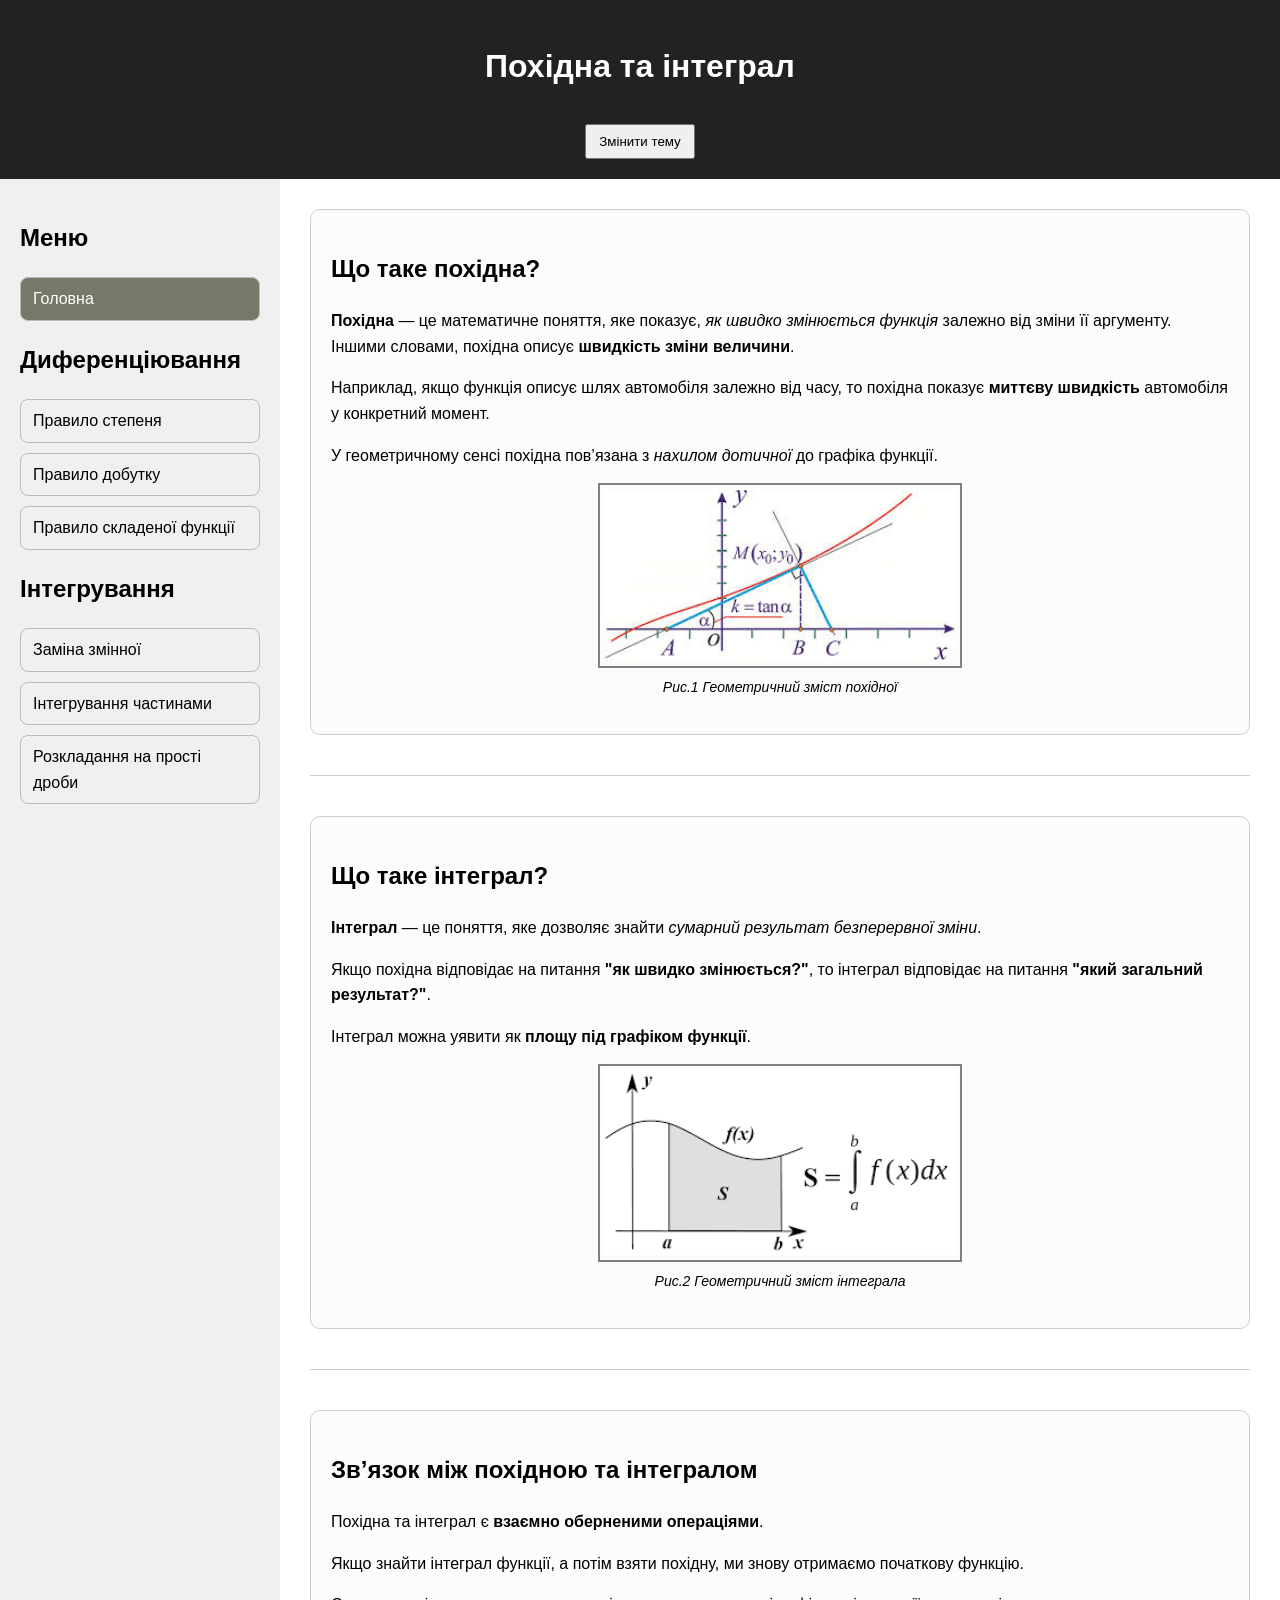
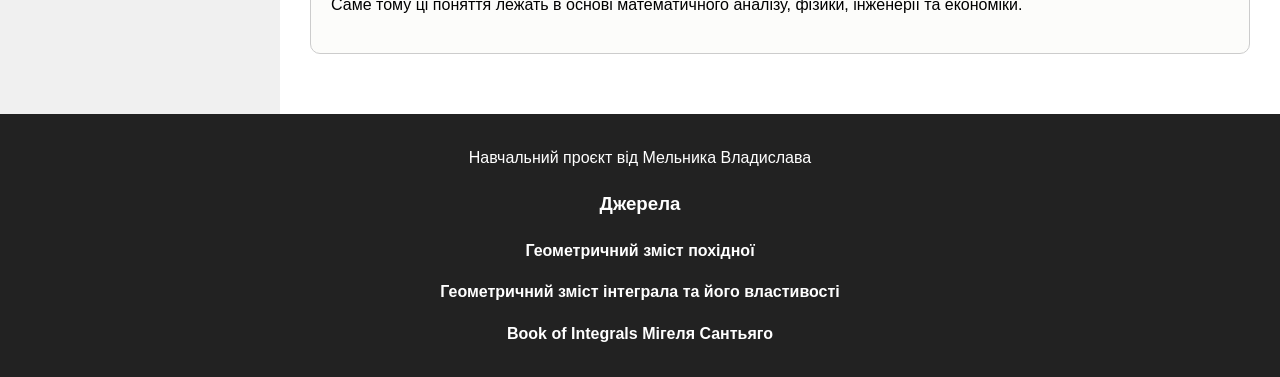
<file: index.html>
<!DOCTYPE html>
<html lang="uk">

<head>
    <meta charset="UTF-8">
    <title>Похідна та інтеграл</title>

    <link rel="stylesheet" href="style.css">
</head>


<body>

    <header>

        <h1>Похідна та інтеграл</h1>

        <button id="themeToggle">
            Змінити тему
        </button>

    </header>


    <div class="container">

<nav>

    <h1>Меню</h1>

    <ul>

        <li><a href="index.html" class="active">Головна</a></li>

    </ul>

        <h2>Диференціювання</h2>

    <ul>

        <li><a href="pages/power-rule.html">Правило степеня</a></li>
        <li><a href="pages/product-rule.html">Правило добутку</a></li>
        <li><a href="pages/chain-rule.html">Правило складеної функції</a></li>

    </ul>

        <h2>Інтегрування</h2>

    <ul>

        <li><a href="pages/substitution.html">Заміна змінної</a></li>
        <li><a href="pages/integration-by-parts.html">Інтегрування частинами</a></li>
        <li><a href="pages/partial-fractions.html">Розкладання на прості дроби</a></li>

    </ul>

</nav>

        <main>

            <div class="box">

                <h2>Що таке похідна?</h2>

                <p>
                    <b>Похідна</b> — це математичне поняття, яке показує,
                    <i>як швидко змінюється функція</i> залежно від зміни її аргументу.
                    Іншими словами, похідна описує <b>швидкість зміни величини</b>.
                </p>

                <p>
                    Наприклад, якщо функція описує шлях автомобіля залежно від часу,
                    то похідна показує <b>миттєву швидкість</b> автомобіля
                    у конкретний момент.
                </p>

                <p>
                    У геометричному сенсі похідна пов’язана з
                    <i>нахилом дотичної</i> до графіка функції.
                </p>

                <img src="derivative.png" class="math-img">

                <p class="img-description">
                    <i>Рис.1 Геометричний зміст похідної</i>
                </p>

            </div>


            <hr>


            <div class="box">

                <h2>Що таке інтеграл?</h2>

                <p>
                    <b>Інтеграл</b> — це поняття, яке дозволяє знайти
                    <i>сумарний результат безперервної зміни</i>.
                </p>

                <p>
                    Якщо похідна відповідає на питання
                    <b>"як швидко змінюється?"</b>,
                    то інтеграл відповідає на питання
                    <b>"який загальний результат?"</b>.
                </p>

                <p>
                    Інтеграл можна уявити як
                    <b>площу під графіком функції</b>.
                </p>

                <img src="integral.png" class="math-img">

                <p class="img-description">
                    <i>Рис.2 Геометричний зміст інтеграла</i>
                </p>

            </div>


            <hr>


            <div class="box">

                <h2>Зв’язок між похідною та інтегралом</h2>

                <p>
                    Похідна та інтеграл є
                    <b>взаємно оберненими операціями</b>.
                </p>

                <p>
                    Якщо знайти інтеграл функції, а потім взяти похідну,
                    ми знову отримаємо початкову функцію.
                </p>

                <p>
                    Саме тому ці поняття лежать в основі
                    математичного аналізу, фізики, інженерії та економіки.
                </p>

            </div>

        </main>

    </div>


    <footer>

        <p>Навчальний проєкт від Мельника Владислава</p>
        <h3>Джерела</h3>
        <p class="source">
         <a href="https://yukhym.com/uk/diferentsiyuvannya-funktsij/geometrichnij-zmist-pokhidnoji-dotichna-ta-normal-do-krivoji.html">
        Геометричний зміст похідної
        </a>
        </p>

         <p class="source">
        <a href="https://myedu.cc/school-mathematics/viznachenij-integral-ta-jogo-vlastivosti/">
        Геометричний зміст інтеграла та його властивості
        </a>

        <p class="source">
        <a href="https://www.mathscribbles.com/product-page/book-of-integrals">
        Book of Integrals Мігеля Сантьяго
        </a>
        </p>
        
    </footer>


    <script src="script.js"></script>

</body>

</html>
</file>
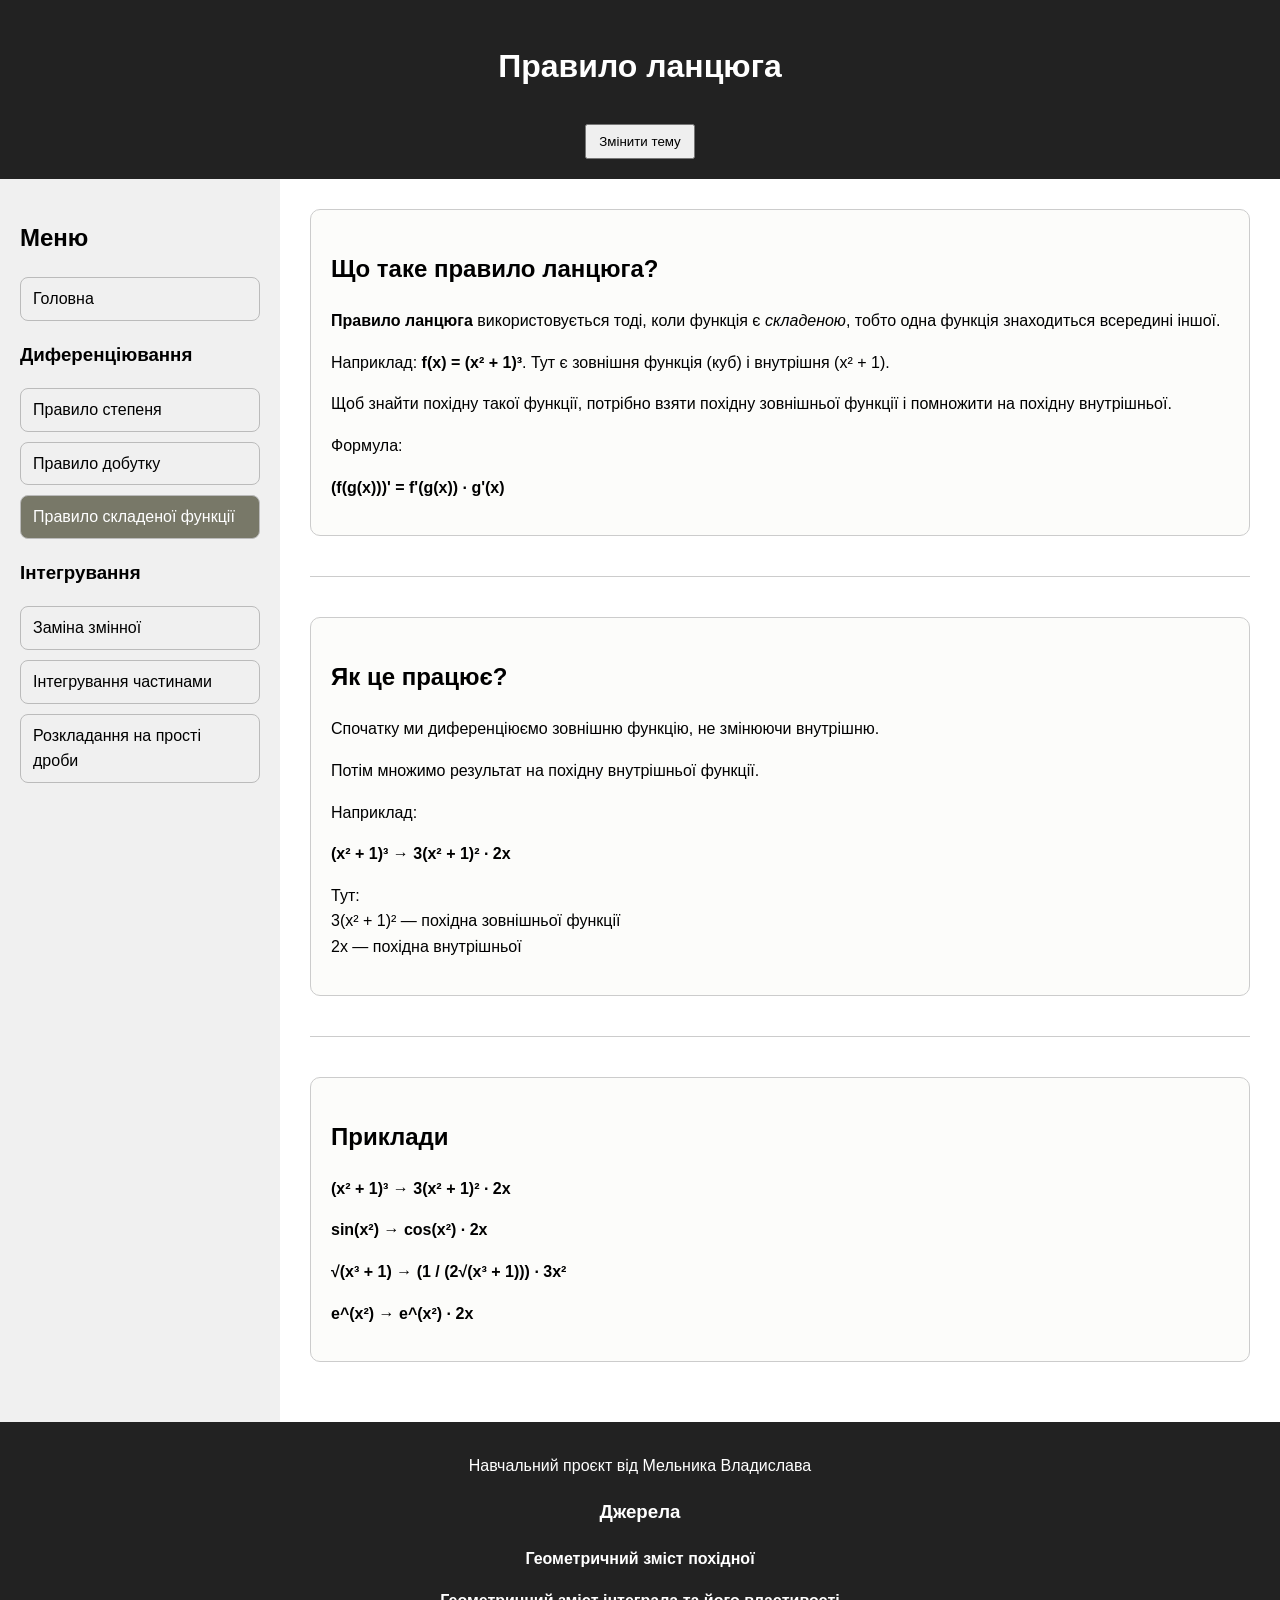
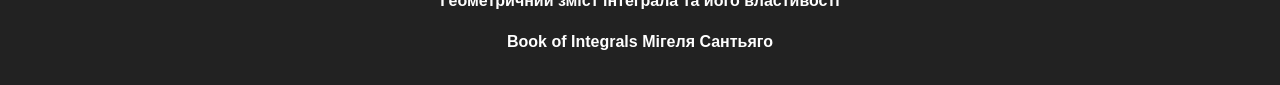
<file: pages/chain-rule.html>
<!DOCTYPE html>
<html lang="uk">

<head>
    <meta charset="UTF-8">
    <title>Правило складеної функції</title>

    <link rel="stylesheet" href="../style.css">
</head>


<body>

    <header>

        <h1>Правило ланцюга</h1>
        <button id="themeToggle">
            Змінити тему
        </button>

    </header>


    <div class="container">

        <nav>

    <h1>Меню</h1>

    <ul>

        <li><a href="../index.html">Головна</a></li>

        <h3>Диференціювання</h3>

        <li><a href="power-rule.html">Правило степеня</a></li>
        <li><a href="product-rule.html">Правило добутку</a></li>
        <li><a href="chain-rule.html"class="active">Правило складеної функції</a></li>

    </ul>

    <ul>

        <h3>Інтегрування</h3>

        <li><a href="substitution.html">Заміна змінної</a></li>
        <li><a href="integration-by-parts.html">Інтегрування частинами</a></li>
        <li><a href="partial-fractions.html">Розкладання на прості дроби</a></li>

    </ul>

</nav>

        <main>

            <div class="box">

                <h2>Що таке правило ланцюга?</h2>

                <p>
                    <b>Правило ланцюга</b> використовується тоді,
                    коли функція є <i>складеною</i>, тобто одна функція
                    знаходиться всередині іншої.
                </p>

                <p>
                    Наприклад: <b>f(x) = (x² + 1)³</b>.
                    Тут є зовнішня функція (куб) і внутрішня (x² + 1).
                </p>

                <p>
                    Щоб знайти похідну такої функції,
                    потрібно взяти похідну зовнішньої функції
                    і помножити на похідну внутрішньої.
                </p>

                <p>
                    Формула:
                </p>

                <p>
                    <b>(f(g(x)))' = f'(g(x)) · g'(x)</b>
                </p>

            </div>


            <hr>


            <div class="box">

                <h2>Як це працює?</h2>

                <p>
                    Спочатку ми диференціюємо зовнішню функцію,
                    не змінюючи внутрішню.
                </p>

                <p>
                    Потім множимо результат на похідну внутрішньої функції.
                </p>

                <p>
                    Наприклад:
                </p>

                <p>
                    <b>(x² + 1)³ → 3(x² + 1)² · 2x</b>
                </p>

                <p>
                    Тут:
                    <br>
                    3(x² + 1)² — похідна зовнішньої функції
                    <br>
                    2x — похідна внутрішньої
                </p>

            </div>

            <hr>

            <div class="box">

                <h2>Приклади</h2>

                <p>
                    <b>(x² + 1)³ → 3(x² + 1)² · 2x</b>
                </p>

                <p>
                    <b>sin(x²) → cos(x²) · 2x</b>
                </p>

                <p>
                    <b>√(x³ + 1) → (1 / (2√(x³ + 1))) · 3x²</b>
                </p>

                <p>
                    <b>e^(x²) → e^(x²) · 2x</b>
                </p>

            </div>


        </main>

    </div>

    <footer>

        <p>Навчальний проєкт від Мельника Владислава</p>
        <h3>Джерела</h3>
        <p class="source">
         <a href="https://yukhym.com/uk/diferentsiyuvannya-funktsij/geometrichnij-zmist-pokhidnoji-dotichna-ta-normal-do-krivoji.html">
        Геометричний зміст похідної
        </a>
        </p>

         <p class="source">
        <a href="https://myedu.cc/school-mathematics/viznachenij-integral-ta-jogo-vlastivosti/">
        Геометричний зміст інтеграла та його властивості
        </a>

        <p class="source">
        <a href="https://www.mathscribbles.com/product-page/book-of-integrals">
        Book of Integrals Мігеля Сантьяго
        </a>
        </p>
        
    </footer>

    <script src="../script.js"></script>

</body>

</html>
</file>
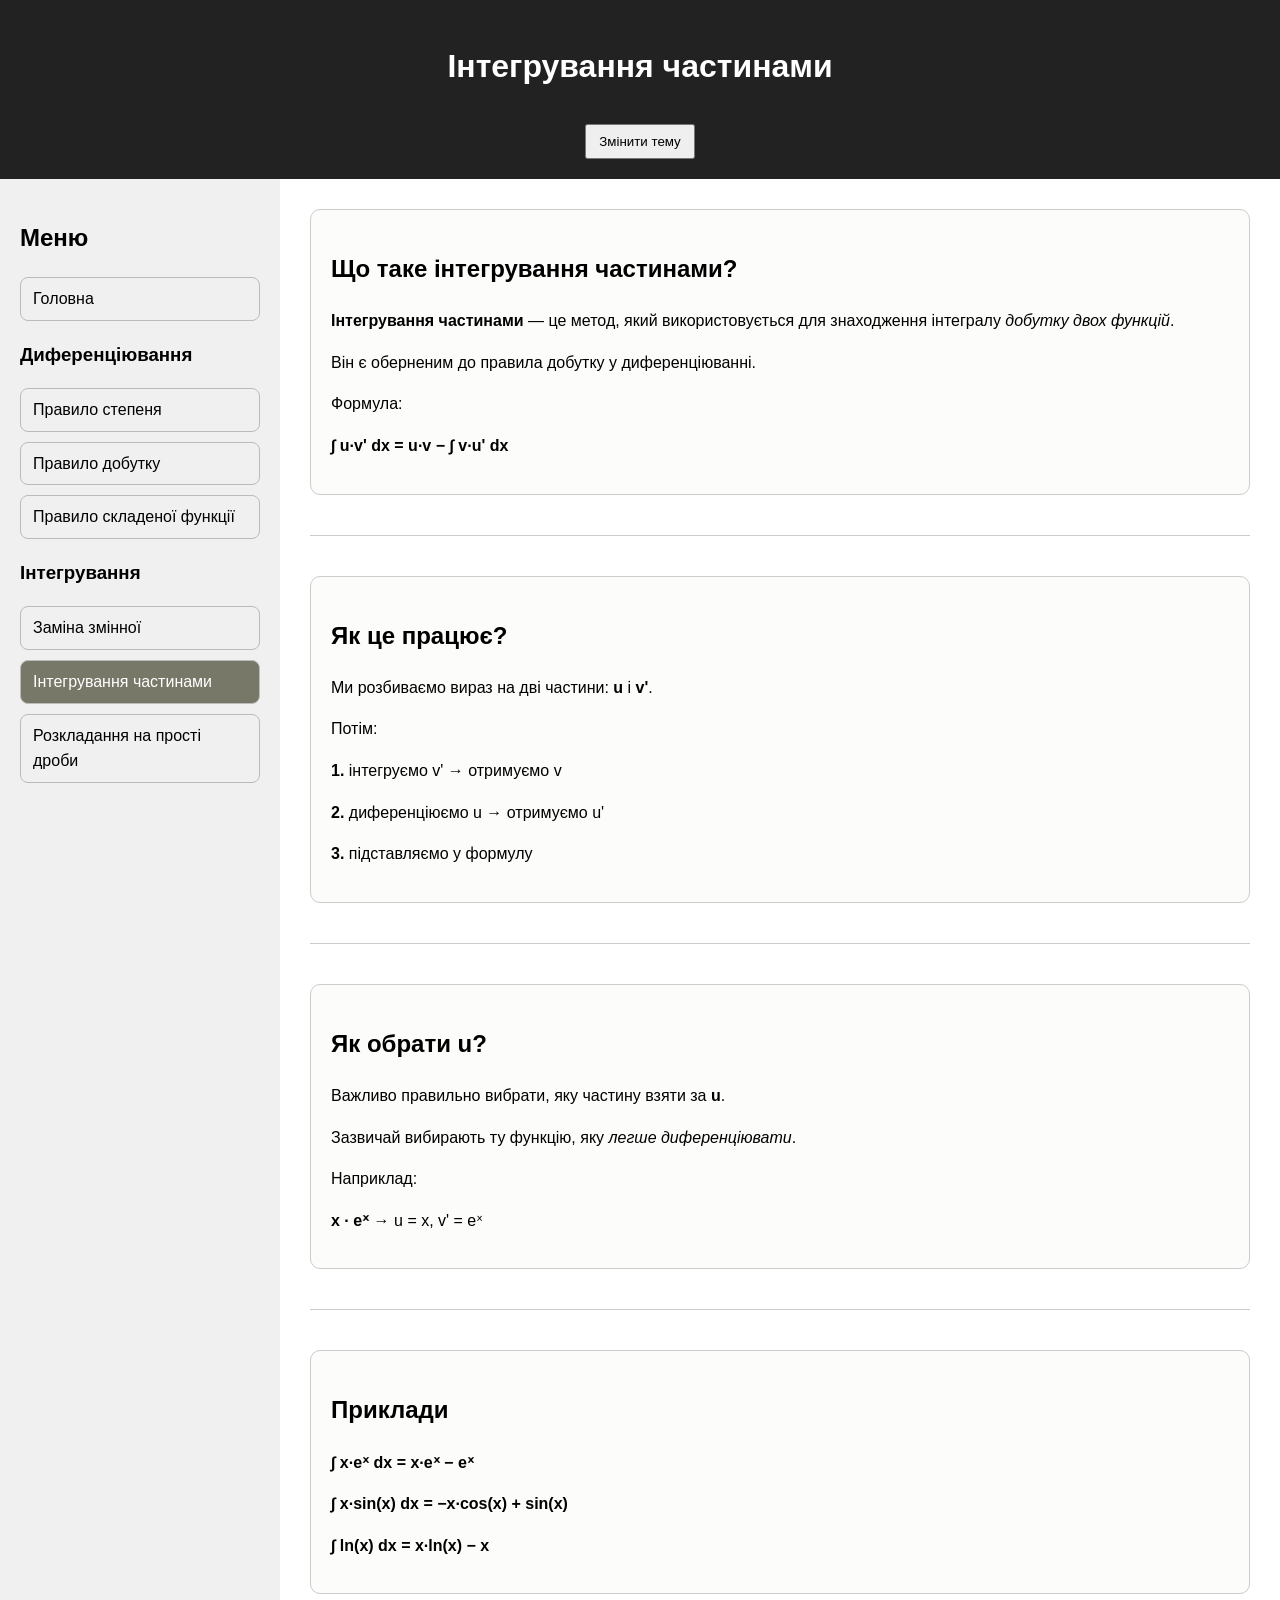
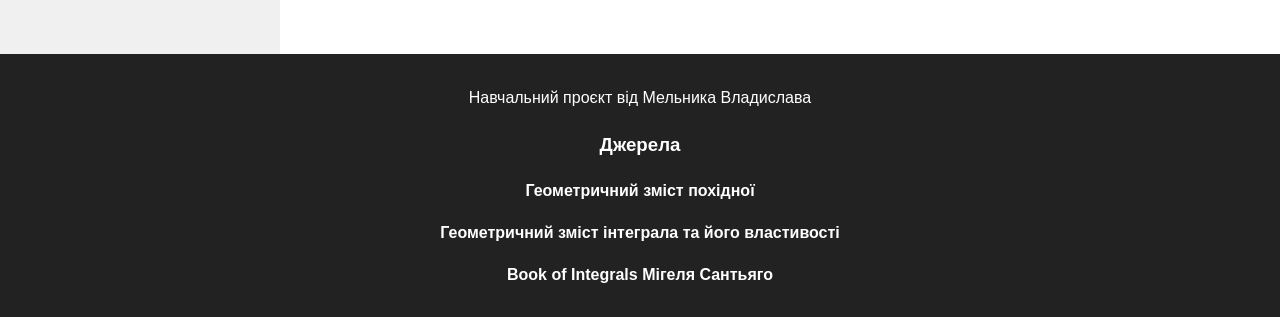
<file: pages/integration-by-parts.html>
<!DOCTYPE html>
<html lang="uk">

<head>
    <meta charset="UTF-8">
    <title>Інтегрування частинами</title>

    <link rel="stylesheet" href="../style.css">
</head>


<body>

    <header>

        <h1>Інтегрування частинами</h1>
        <button id="themeToggle">
            Змінити тему
        </button>

    </header>


    <div class="container">

        <nav>

            <h1>Меню</h1>

            <ul>

                <li><a href="../index.html">Головна</a></li>

                <h3>Диференціювання</h3>

                <li><a href="power-rule.html">Правило степеня</a></li>
                <li><a href="product-rule.html">Правило добутку</a></li>
                <li><a href="chain-rule.html">Правило складеної функції</a></li>

            </ul>

            <ul>

                <h3>Інтегрування</h3>

                <li><a href="substitution.html">Заміна змінної</a></li>
                <li><a href="integration-by-parts.html" class="active">Інтегрування частинами</a></li>
                <li><a href="partial-fractions.html">Розкладання на прості дроби</a></li>

            </ul>

        </nav>


        <main>

            <div class="box">

                <h2>Що таке інтегрування частинами?</h2>

                <p>
                    <b>Інтегрування частинами</b> — це метод,
                    який використовується для знаходження інтегралу
                    <i>добутку двох функцій</i>.
                </p>

                <p>
                    Він є оберненим до правила добутку
                    у диференціюванні.
                </p>

                <p>
                    Формула:
                </p>

                <p>
                    <b>∫ u·v' dx = u·v − ∫ v·u' dx</b>
                </p>

            </div>


            <hr>


            <div class="box">

                <h2>Як це працює?</h2>

                <p>
                    Ми розбиваємо вираз на дві частини:
                    <b>u</b> і <b>v'</b>.
                </p>

                <p>
                    Потім:
                </p>

                <p>
                    <b>1.</b> інтегруємо v' → отримуємо v
                </p>

                <p>
                    <b>2.</b> диференціюємо u → отримуємо u'
                </p>

                <p>
                    <b>3.</b> підставляємо у формулу
                </p>

            </div>


            <hr>


            <div class="box">

                <h2>Як обрати u?</h2>

                <p>
                    Важливо правильно вибрати,
                    яку частину взяти за <b>u</b>.
                </p>

                <p>
                    Зазвичай вибирають ту функцію,
                    яку <i>легше диференціювати</i>.
                </p>

                <p>
                    Наприклад:
                </p>

                <p>
                    <b>x · eˣ</b> → u = x, v' = eˣ
                </p>

            </div>


            <hr>


            <div class="box">

                <h2>Приклади</h2>

                <p>
                    <b>∫ x·eˣ dx = x·eˣ − eˣ</b>
                </p>

                <p>
                    <b>∫ x·sin(x) dx = −x·cos(x) + sin(x)</b>
                </p>

                <p>
                    <b>∫ ln(x) dx = x·ln(x) − x</b>
                </p>

            </div>

        </main>

    </div>

        <footer>

        <p>Навчальний проєкт від Мельника Владислава</p>
        <h3>Джерела</h3>
        <p class="source">
         <a href="https://yukhym.com/uk/diferentsiyuvannya-funktsij/geometrichnij-zmist-pokhidnoji-dotichna-ta-normal-do-krivoji.html">
        Геометричний зміст похідної
        </a>
        </p>

         <p class="source">
        <a href="https://myedu.cc/school-mathematics/viznachenij-integral-ta-jogo-vlastivosti/">
        Геометричний зміст інтеграла та його властивості
        </a>

        <p class="source">
        <a href="https://www.mathscribbles.com/product-page/book-of-integrals">
        Book of Integrals Мігеля Сантьяго
        </a>
        </p>
        
    </footer>

    <script src="../script.js"></script>

</body>

</html>
</file>
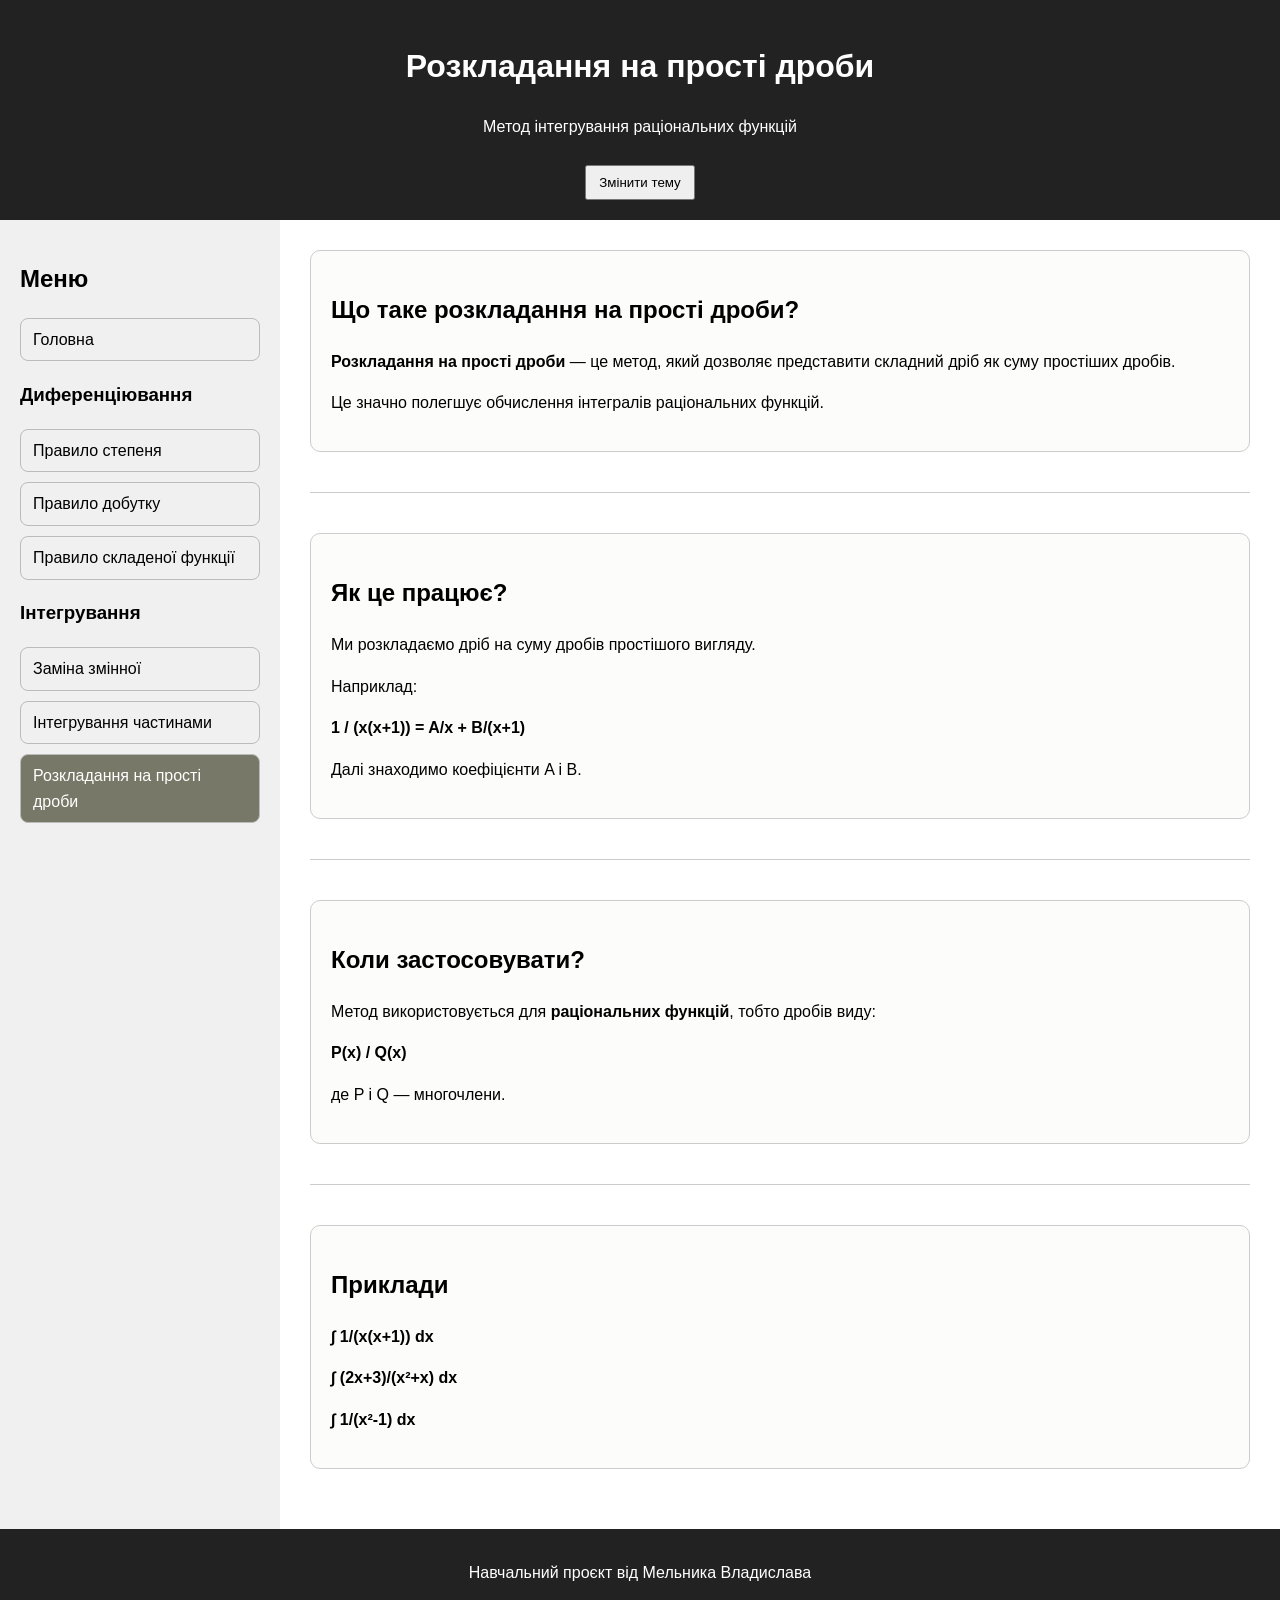
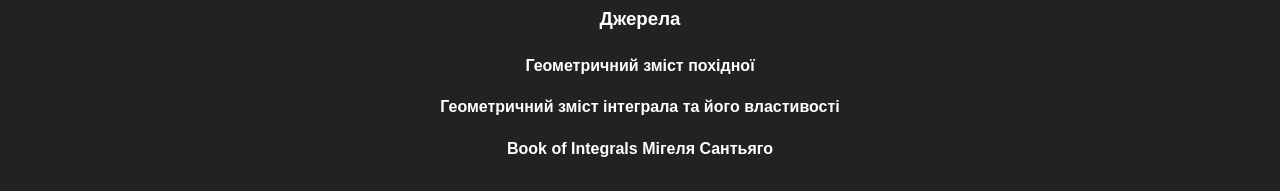
<file: pages/partial-fractions.html>
<!DOCTYPE html>
<html lang="uk">

<head>
    <meta charset="UTF-8">
    <title>Розкладання на прості дроби</title>

    <link rel="stylesheet" href="../style.css">
</head>


<body>

    <header>

        <h1>Розкладання на прості дроби</h1>
        <p>Метод інтегрування раціональних функцій</p>

        <button id="themeToggle">
            Змінити тему
        </button>

    </header>


    <div class="container">

        <nav>

            <h1>Меню</h1>

            <ul>

                <li><a href="../index.html">Головна</a></li>

                <h3>Диференціювання</h3>

                <li><a href="power-rule.html">Правило степеня</a></li>
                <li><a href="product-rule.html">Правило добутку</a></li>
                <li><a href="chain-rule.html">Правило складеної функції</a></li>

            </ul>

            <ul>

                <h3>Інтегрування</h3>

                <li><a href="substitution.html">Заміна змінної</a></li>
                <li><a href="integration-by-parts.html">Інтегрування частинами</a></li>
                <li><a href="partial-fractions.html" class="active">Розкладання на прості дроби</a></li>

            </ul>

        </nav>


        <main>

            <div class="box">

                <h2>Що таке розкладання на прості дроби?</h2>

                <p>
                    <b>Розкладання на прості дроби</b> —
                    це метод, який дозволяє представити
                    складний дріб як суму простіших дробів.
                </p>

                <p>
                    Це значно полегшує обчислення інтегралів
                    раціональних функцій.
                </p>

            </div>


            <hr>


            <div class="box">

                <h2>Як це працює?</h2>

                <p>
                    Ми розкладаємо дріб на суму дробів
                    простішого вигляду.
                </p>

                <p>
                    Наприклад:
                </p>

                <p>
                    <b>1 / (x(x+1)) = A/x + B/(x+1)</b>
                </p>

                <p>
                    Далі знаходимо коефіцієнти A і B.
                </p>

            </div>


            <hr>


            <div class="box">

                <h2>Коли застосовувати?</h2>

                <p>
                    Метод використовується для
                    <b>раціональних функцій</b>,
                    тобто дробів виду:
                </p>

                <p>
                    <b>P(x) / Q(x)</b>
                </p>

                <p>
                    де P і Q — многочлени.
                </p>

            </div>


            <hr>


            <div class="box">

                <h2>Приклади</h2>

                <p>
                    <b>∫ 1/(x(x+1)) dx</b>
                </p>

                <p>
                    <b>∫ (2x+3)/(x²+x) dx</b>
                </p>

                <p>
                    <b>∫ 1/(x²-1) dx</b>
                </p>

            </div>

        </main>

    </div>

    <footer>

        <p>Навчальний проєкт від Мельника Владислава</p>
        <h3>Джерела</h3>
        <p class="source">
         <a href="https://yukhym.com/uk/diferentsiyuvannya-funktsij/geometrichnij-zmist-pokhidnoji-dotichna-ta-normal-do-krivoji.html">
        Геометричний зміст похідної
        </a>
        </p>

         <p class="source">
        <a href="https://myedu.cc/school-mathematics/viznachenij-integral-ta-jogo-vlastivosti/">
        Геометричний зміст інтеграла та його властивості
        </a>

        <p class="source">
        <a href="https://www.mathscribbles.com/product-page/book-of-integrals">
        Book of Integrals Мігеля Сантьяго
        </a>
        </p>
        
    </footer>
    <script src="../script.js"></script>

</body>

</html>
</file>
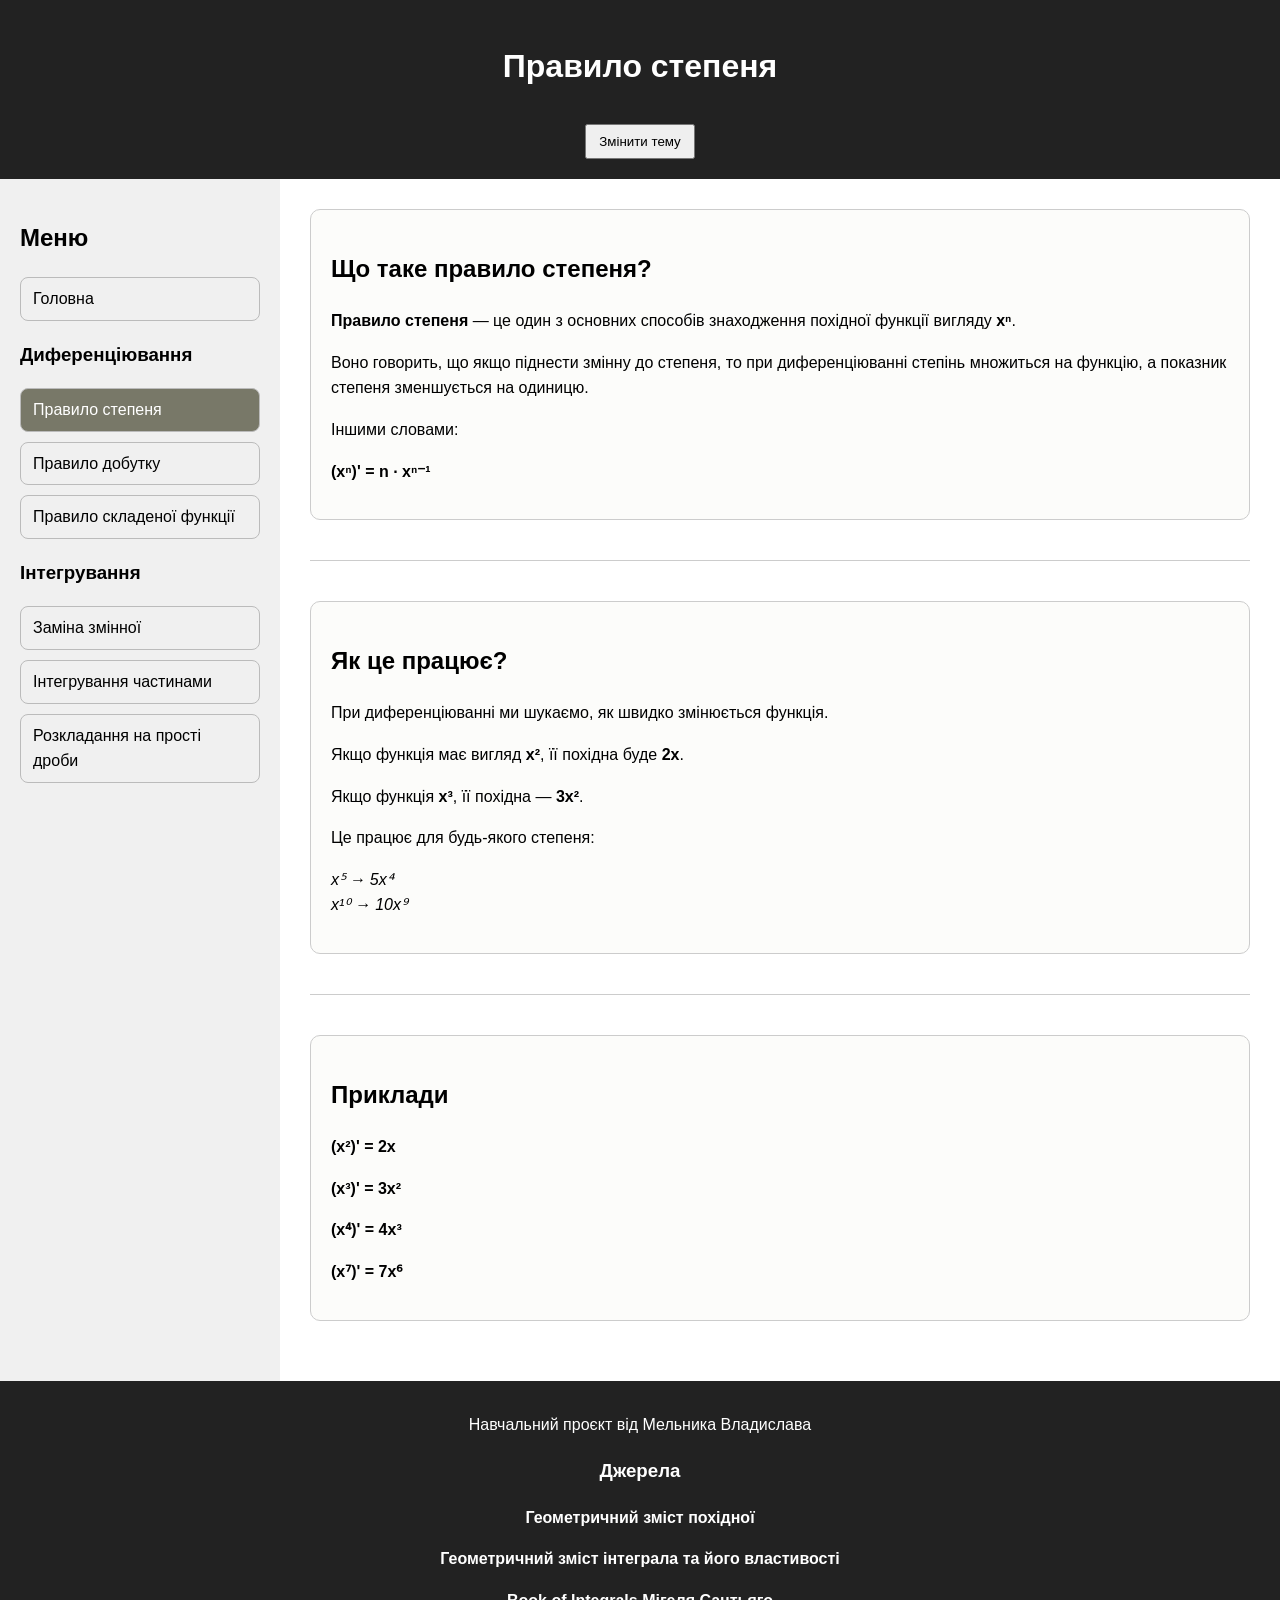
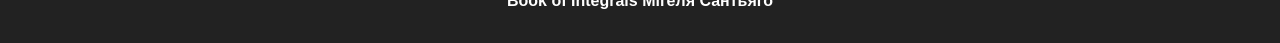
<file: pages/power-rule.html>
<!DOCTYPE html>
<html lang="uk">

<head>
    <meta charset="UTF-8">
    <title>Правило степеня</title>

    <link rel="stylesheet" href="../style.css">
</head>


<body>

    <header>

        <h1>Правило степеня</h1>

        <button id="themeToggle">
            Змінити тему
        </button>

    </header>


    <div class="container">

<nav>

    <h1>Меню</h1>

    <ul>

        <li><a href="../index.html">Головна</a></li>

        <h3>Диференціювання</h3>

        <li><a href="power-rule.html" class="active">Правило степеня</a></li>
        <li><a href="product-rule.html">Правило добутку</a></li>
        <li><a href="chain-rule.html">Правило складеної функції</a></li>

        <h3>Інтегрування</h3>

        <li><a href="substitution.html">Заміна змінної</a></li>
        <li><a href="integration-by-parts.html">Інтегрування частинами</a></li>
        <li><a href="partial-fractions.html">Розкладання на прості дроби</a></li>

    </ul>

</nav>

        <main>

            <div class="box">

                <h2>Що таке правило степеня?</h2>

                <p>
                    <b>Правило степеня</b> — це один з основних способів
                    знаходження похідної функції вигляду
                    <b>xⁿ</b>.
                </p>

                <p>
                    Воно говорить, що якщо піднести змінну до степеня,
                    то при диференціюванні степінь множиться на функцію,
                    а показник степеня зменшується на одиницю.
                </p>

                <p>
                    Іншими словами:
                </p>

                <p>
                    <b>(xⁿ)' = n · xⁿ⁻¹</b>
                </p>

            </div>


            <hr>


            <div class="box">

                <h2>Як це працює?</h2>

                <p>
                    При диференціюванні ми шукаємо,
                    як швидко змінюється функція.
                </p>

                <p>
                    Якщо функція має вигляд <b>x²</b>,
                    її похідна буде <b>2x</b>.
                </p>

                <p>
                    Якщо функція <b>x³</b>,
                    її похідна — <b>3x²</b>.
                </p>

                <p>
                    Це працює для будь-якого степеня:
                </p>

                <p>
                    <i>x⁵ → 5x⁴</i><br>
                    <i>x¹⁰ → 10x⁹</i>
                </p>

            </div>


            <hr>


            <div class="box">

                <h2>Приклади</h2>

                <p>
                    <b>(x²)' = 2x</b>
                </p>

                <p>
                    <b>(x³)' = 3x²</b>
                </p>

                <p>
                    <b>(x⁴)' = 4x³</b>
                </p>

                <p>
                    <b>(x⁷)' = 7x⁶</b>
                </p>

            </div>


        </main>

    </div>

    <footer>

        <p>Навчальний проєкт від Мельника Владислава</p>
        <h3>Джерела</h3>
        <p class="source">
         <a href="https://yukhym.com/uk/diferentsiyuvannya-funktsij/geometrichnij-zmist-pokhidnoji-dotichna-ta-normal-do-krivoji.html">
        Геометричний зміст похідної
        </a>
        </p>

         <p class="source">
        <a href="https://myedu.cc/school-mathematics/viznachenij-integral-ta-jogo-vlastivosti/">
        Геометричний зміст інтеграла та його властивості
        </a>

        <p class="source">
        <a href="https://www.mathscribbles.com/product-page/book-of-integrals">
        Book of Integrals Мігеля Сантьяго
        </a>
        </p>
        
    </footer>


    <script src="../script.js"></script>

</body>

</html>
</file>
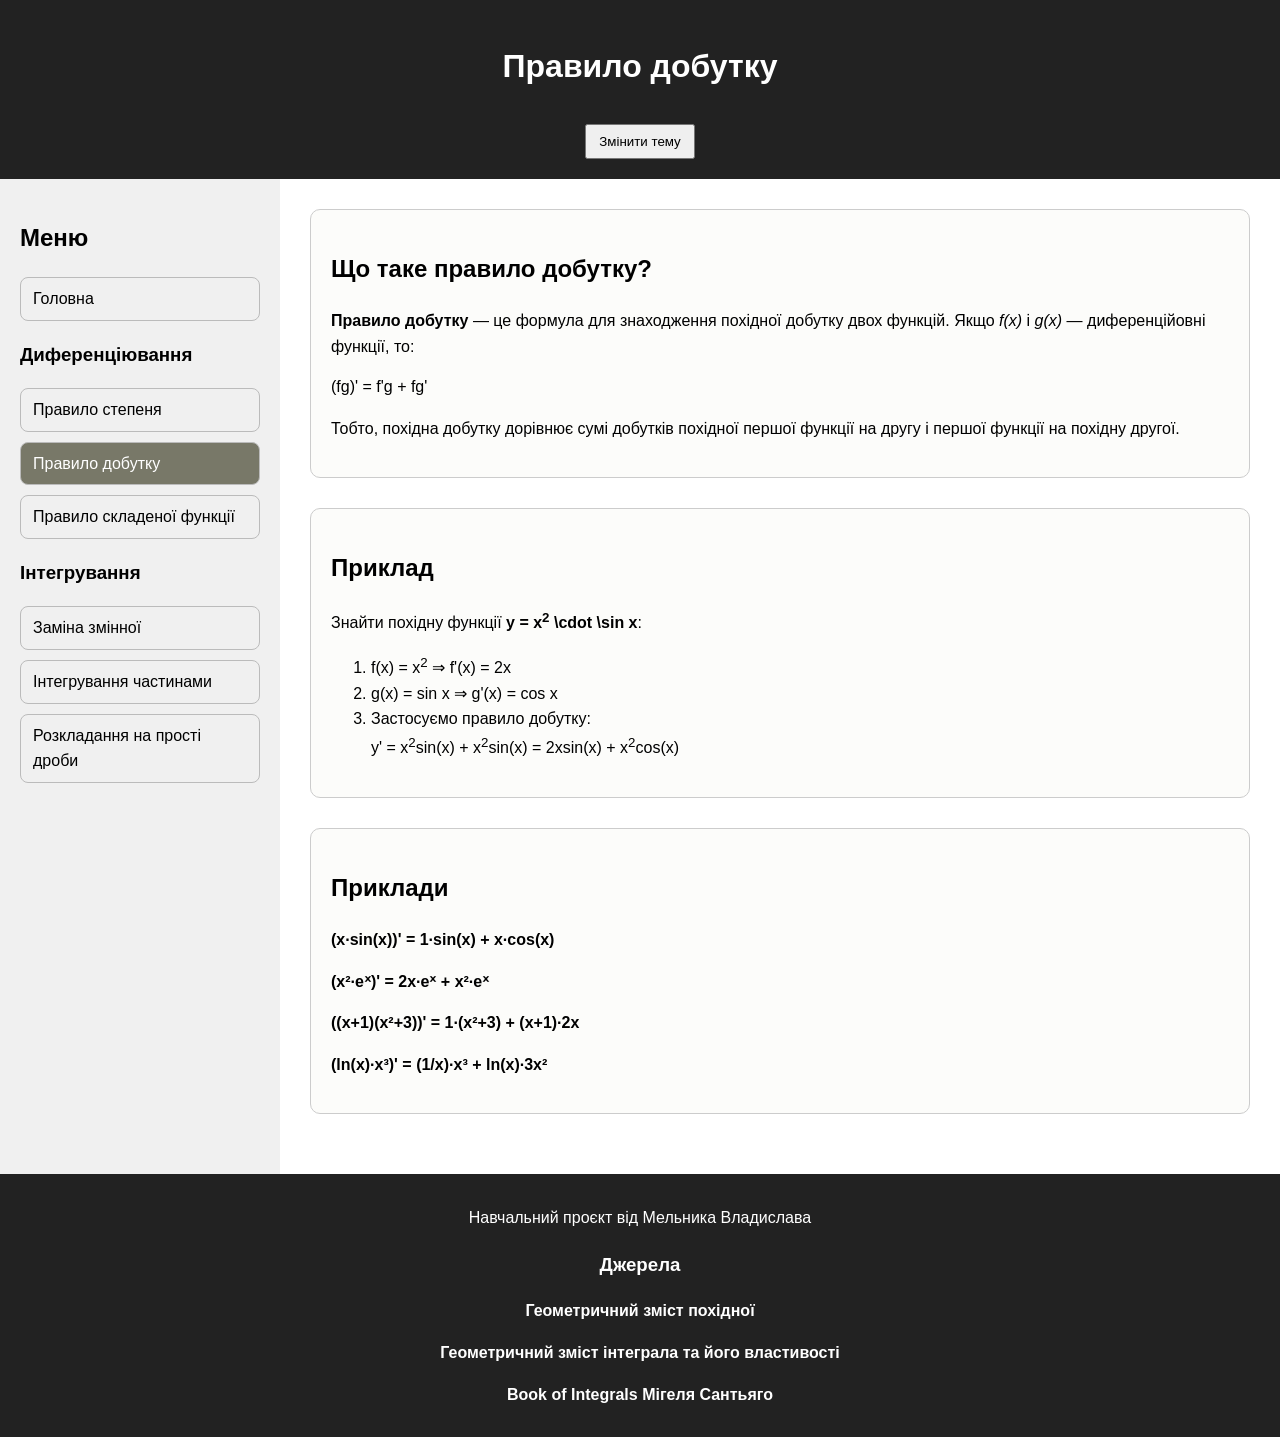
<file: pages/product-rule.html>
<!DOCTYPE html>
<html lang="uk">
<head>
	<meta charset="UTF-8">
	<title>Правило добутку — Похідна</title>
	<link rel="stylesheet" href="../style.css">
</head>
<body>

<header>
	<h1>Правило добутку</h1>
	<button id="themeToggle">Змінити тему</button>
</header>

<div class="container">

	<nav>

    <h1>Меню</h1>

    <ul>

        <li><a href="../index.html">Головна</a></li>

        <h3>Диференціювання</h3>

        <li><a href="power-rule.html">Правило степеня</a></li>
        <li><a href="product-rule.html" class="active">Правило добутку</a></li>
        <li><a href="chain-rule.html">Правило складеної функції</a></li>

    </ul>

    <ul>

        <h3>Інтегрування</h3>

        <li><a href="substitution.html">Заміна змінної</a></li>
        <li><a href="integration-by-parts.html">Інтегрування частинами</a></li>
        <li><a href="partial-fractions.html">Розкладання на прості дроби</a></li>

    </ul>

</nav>

	<main>

		<div class="box">
			<h2>Що таке правило добутку?</h2>

			<p>
				<strong>Правило добутку</strong> — це формула для знаходження похідної добутку двох функцій.
				Якщо <em>f(x)</em> і <em>g(x)</em> — диференційовні функції, то:
			</p>

			(fg)' = f'g + fg'

			<p>
				Тобто, похідна добутку дорівнює сумі добутків похідної першої функції на другу і першої функції на похідну другої.
			</p>
		</div>

		<div class="box">
			<h2>Приклад</h2>

			<p>Знайти похідну функції <strong>y = x<sup>2</sup> \cdot \sin x</strong>:</p>

			<ol>
				<li>f(x) = x<sup>2</sup> ⇒ f'(x) = 2x</li>
				<li>g(x) = sin x ⇒ g'(x) = cos x</li>
				<li>Застосуємо правило добутку:<br>y' = x<sup>2</sup>sin(x) + x<sup>2</sup>sin(x) = 2xsin(x) + x<sup>2</sup>cos(x)</li>
			</ol>
		</div>

		<div class="box">
			<h2>Приклади</h2>
			<p>
				<p><b>(x·sin(x))' = 1·sin(x) + x·cos(x)</b></p>
				<p><b>(x²·eˣ)' = 2x·eˣ + x²·eˣ</b></p>
				<p><b>((x+1)(x²+3))' = 1·(x²+3) + (x+1)·2x</b></p>
				<p><b>(ln(x)·x³)' = (1/x)·x³ + ln(x)·3x²</b></p>
			</p>
		</div>

	</main>

</div>

    <footer>

        <p>Навчальний проєкт від Мельника Владислава</p>
        <h3>Джерела</h3>
        <p class="source">
         <a href="https://yukhym.com/uk/diferentsiyuvannya-funktsij/geometrichnij-zmist-pokhidnoji-dotichna-ta-normal-do-krivoji.html">
        Геометричний зміст похідної
        </a>
        </p>

         <p class="source">
        <a href="https://myedu.cc/school-mathematics/viznachenij-integral-ta-jogo-vlastivosti/">
        Геометричний зміст інтеграла та його властивості
        </a>

        <p class="source">
        <a href="https://www.mathscribbles.com/product-page/book-of-integrals">
        Book of Integrals Мігеля Сантьяго
        </a>
        </p>
        
    </footer>

<script src="../script.js"></script>
</body>
</html>
</file>
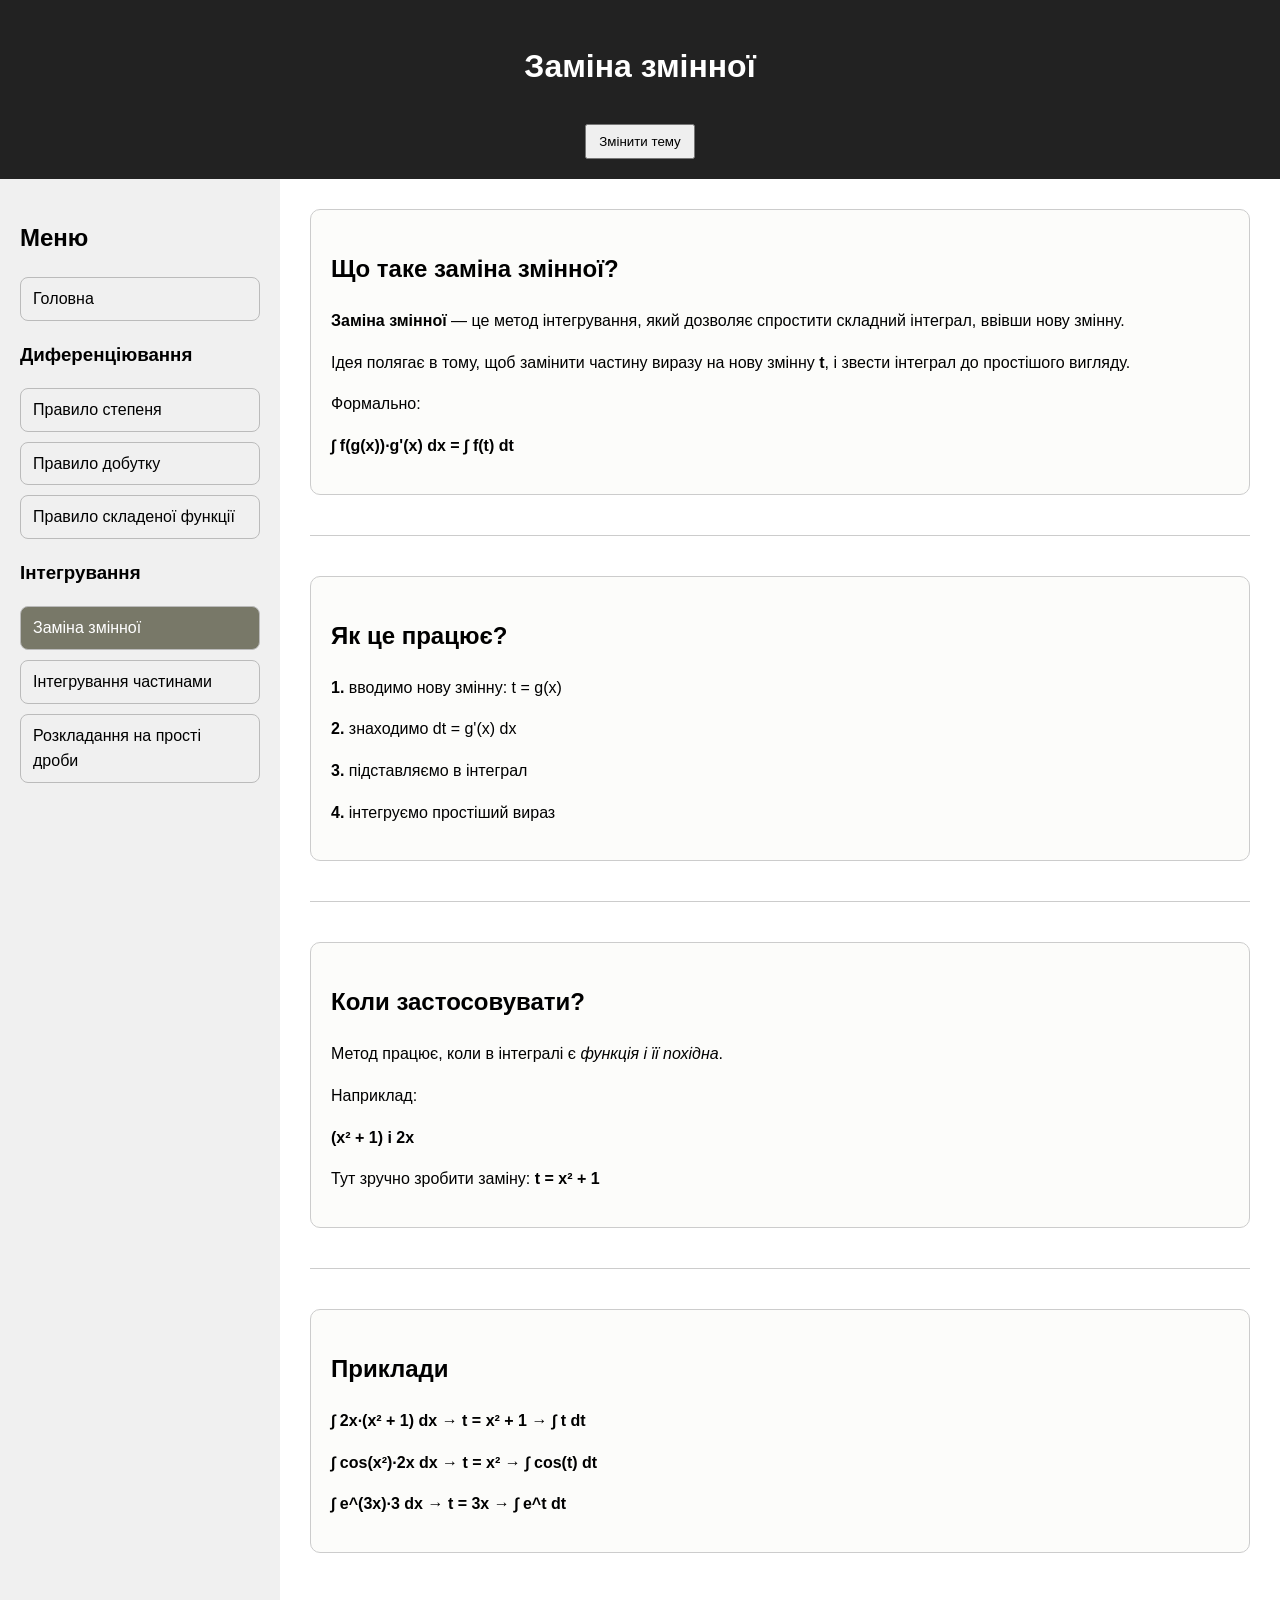
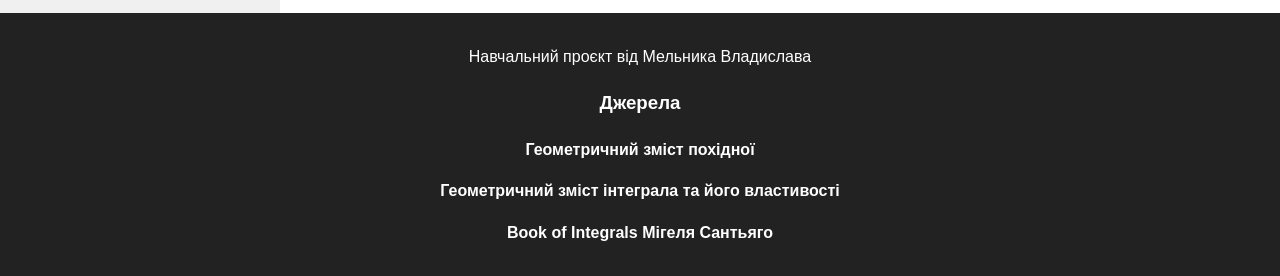
<file: pages/substitution.html>
<!DOCTYPE html>
<html lang="uk">

<head>
    <meta charset="UTF-8">
    <title>Заміна змінної</title>

    <link rel="stylesheet" href="../style.css">
</head>


<body>

    <header>

        <h1>Заміна змінної</h1>
        <button id="themeToggle">
            Змінити тему
        </button>

    </header>


    <div class="container">

        <nav>

            <h1>Меню</h1>

            <ul>

                <li><a href="../index.html">Головна</a></li>

                <h3>Диференціювання</h3>

                <li><a href="power-rule.html">Правило степеня</a></li>
                <li><a href="product-rule.html">Правило добутку</a></li>
                <li><a href="chain-rule.html">Правило складеної функції</a></li>

            </ul>

            <ul>

                <h3>Інтегрування</h3>

                <li><a href="substitution.html" class="active">Заміна змінної</a></li>
                <li><a href="integration-by-parts.html">Інтегрування частинами</a></li>
                <li><a href="partial-fractions.html">Розкладання на прості дроби</a></li>

            </ul>

        </nav>


        <main>

            <div class="box">

                <h2>Що таке заміна змінної?</h2>

                <p>
                    <b>Заміна змінної</b> — це метод інтегрування,
                    який дозволяє спростити складний інтеграл,
                    ввівши нову змінну.
                </p>

                <p>
                    Ідея полягає в тому, щоб замінити частину виразу
                    на нову змінну <b>t</b>,
                    і звести інтеграл до простішого вигляду.
                </p>

                <p>
                    Формально:
                </p>

                <p>
                    <b>∫ f(g(x))·g'(x) dx = ∫ f(t) dt</b>
                </p>

            </div>


            <hr>


            <div class="box">

                <h2>Як це працює?</h2>

                <p>
                    <b>1.</b> вводимо нову змінну: t = g(x)
                </p>

                <p>
                    <b>2.</b> знаходимо dt = g'(x) dx
                </p>

                <p>
                    <b>3.</b> підставляємо в інтеграл
                </p>

                <p>
                    <b>4.</b> інтегруємо простіший вираз
                </p>

            </div>


            <hr>


            <div class="box">

                <h2>Коли застосовувати?</h2>

                <p>
                    Метод працює, коли в інтегралі є
                    <i>функція і її похідна</i>.
                </p>

                <p>
                    Наприклад:
                </p>

                <p>
                    <b>(x² + 1) і 2x</b>
                </p>

                <p>
                    Тут зручно зробити заміну:
                    <b>t = x² + 1</b>
                </p>

            </div>


            <hr>


            <div class="box">

                <h2>Приклади</h2>

                <p>
                    <b>∫ 2x·(x² + 1) dx → t = x² + 1 → ∫ t dt</b>
                </p>

                <p>
                    <b>∫ cos(x²)·2x dx → t = x² → ∫ cos(t) dt</b>
                </p>

                <p>
                    <b>∫ e^(3x)·3 dx → t = 3x → ∫ e^t dt</b>
                </p>

            </div>

        </main>

    </div>


    <footer>

        <p>Навчальний проєкт від Мельника Владислава</p>
        <h3>Джерела</h3>
        <p class="source">
         <a href="https://yukhym.com/uk/diferentsiyuvannya-funktsij/geometrichnij-zmist-pokhidnoji-dotichna-ta-normal-do-krivoji.html">
        Геометричний зміст похідної
        </a>
        </p>

         <p class="source">
        <a href="https://myedu.cc/school-mathematics/viznachenij-integral-ta-jogo-vlastivosti/">
        Геометричний зміст інтеграла та його властивості
        </a>

        <p class="source">
        <a href="https://www.mathscribbles.com/product-page/book-of-integrals">
        Book of Integrals Мігеля Сантьяго
        </a>
        </p>
        
    </footer>


    <script src="../script.js"></script>

</body>

</html>
</file>
<file: style.css>
body
{
margin:0;
font-family:Arial;
line-height:1.6;
background:white;
color:black;
}

header
{
background:#222;
color:white;
text-align:center;
padding:20px;
}

footer
{
background:#222;
color:white;
text-align:center;
padding:15px;
}

.container
{
display:flex;
min-height:80vh;
}

nav
{
width:240px;
background:#f0f0f0;
padding:20px;
}

nav ul
{
list-style:none;
padding:0;
}

nav li
{
margin-bottom:10px;
}

nav a
{
    text-decoration:none;
    color:black;

    display:block;
    padding:8px 12px;

    border:1px solid #bbb;
    border-radius:8px;

    transition:0.2s;
}

nav a:hover
{
    background:#ddd;
}

main
{
flex:1;
padding:30px;
}

.box
{
background:#fcfcfa;
padding:20px;
border-radius:10px;
margin-bottom:30px;
border:1px solid #ccc;
}

p
{
margin-bottom:15px;
}

.math-img
{
display:block;
margin:auto;
width:350px;

border:2px solid gray;
padding:5px;

transition:0.3s;
}

.math-img:hover
{
transform:scale(1.05);
}

.img-description
{
text-align:center;
margin-top:8px;
font-size:14px;
}

hr
{
margin:40px 0;
border:0;
height:1px;
background:#ccc;
}

button
{
margin-top:10px;
padding:8px 12px;
cursor:pointer;
}

.dark-theme
{
    background:#121212;
    color:white;
}

.dark-theme nav
{
    background:#1e1e1e;
}

.dark-theme nav a
{
    color:white;
}

.dark-theme .box
{
    background:#1e1e1e;
    border:1px solid #444;
}

.dark-theme hr
{
    background:#444;
}

.dark-theme .math-img
{
    filter: invert(1) hue-rotate(180deg);
}

nav a.active
{
    background:#787868;
    color:white;
}

.source a
{
    color:white;
    text-decoration:none;
    font-weight:bold;
}

.source a
{
    color:white;
    text-decoration:none;
    font-weight:bold;
}

.source a:hover
{
    color:white;
    text-decoration:underline;
}
</file>
